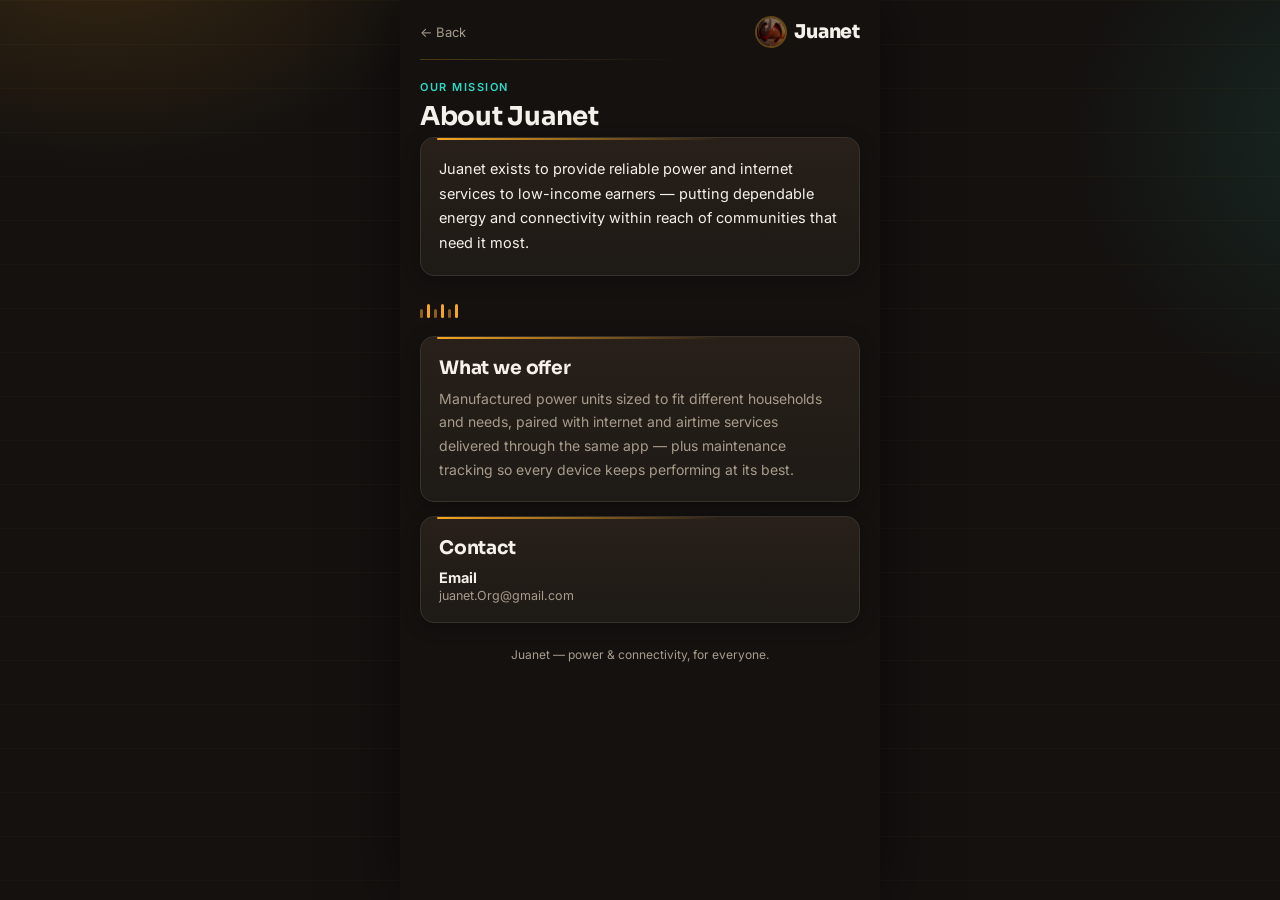
<file: about.html>
<!DOCTYPE html>
<html lang="en">
<head>
<meta charset="UTF-8">
<meta name="viewport" content="width=device-width, initial-scale=1.0">
<title>Juanet — About Us</title>
<link rel="stylesheet" href="css/style.css">
</head>
<body>
<div class="app">

  <div class="topbar">
    <a href="home.html" style="color:var(--text-muted);font-size:13px;">&larr; Back</a>
    <div class="brand"><img src="assets/juanet-icon.png" alt="" class="brand-logo">Juanet</div>
  </div>

  <div class="app-main">
    <span class="eyebrow">Our mission</span>
    <h1 class="page-title">About Juanet</h1>

    <div class="card">
      <p style="font-size:14.5px;line-height:1.7;color:var(--text);margin:0;">
        Juanet exists to provide reliable power and internet services to low-income earners —
        putting dependable energy and connectivity within reach of communities that need it most.
      </p>
    </div>

    <div class="divider-bars"><span></span><span></span><span></span><span></span><span></span><span></span></div>

    <div class="card">
      <h3 style="margin:0 0 8px;">What we offer</h3>
      <p style="font-size:14px;color:var(--text-muted);line-height:1.7;margin:0;">
        Manufactured power units sized to fit different households and needs, paired with
        internet and airtime services delivered through the same app — plus maintenance
        tracking so every device keeps performing at its best.
      </p>
    </div>

    <div class="card">
      <h3 style="margin:0 0 10px;">Contact</h3>
      <div class="list-item" style="border:none;padding:0;">
        <div>
          <div class="list-title">Email</div>
          <div class="list-sub">juanet.Org@gmail.com</div>
        </div>
      </div>
    </div>

    <p style="text-align:center;color:var(--text-muted);font-size:12px;margin-top:24px;">Juanet — power &amp; connectivity, for everyone.</p>
  </div>

</div>
</body>
</html>
</file>
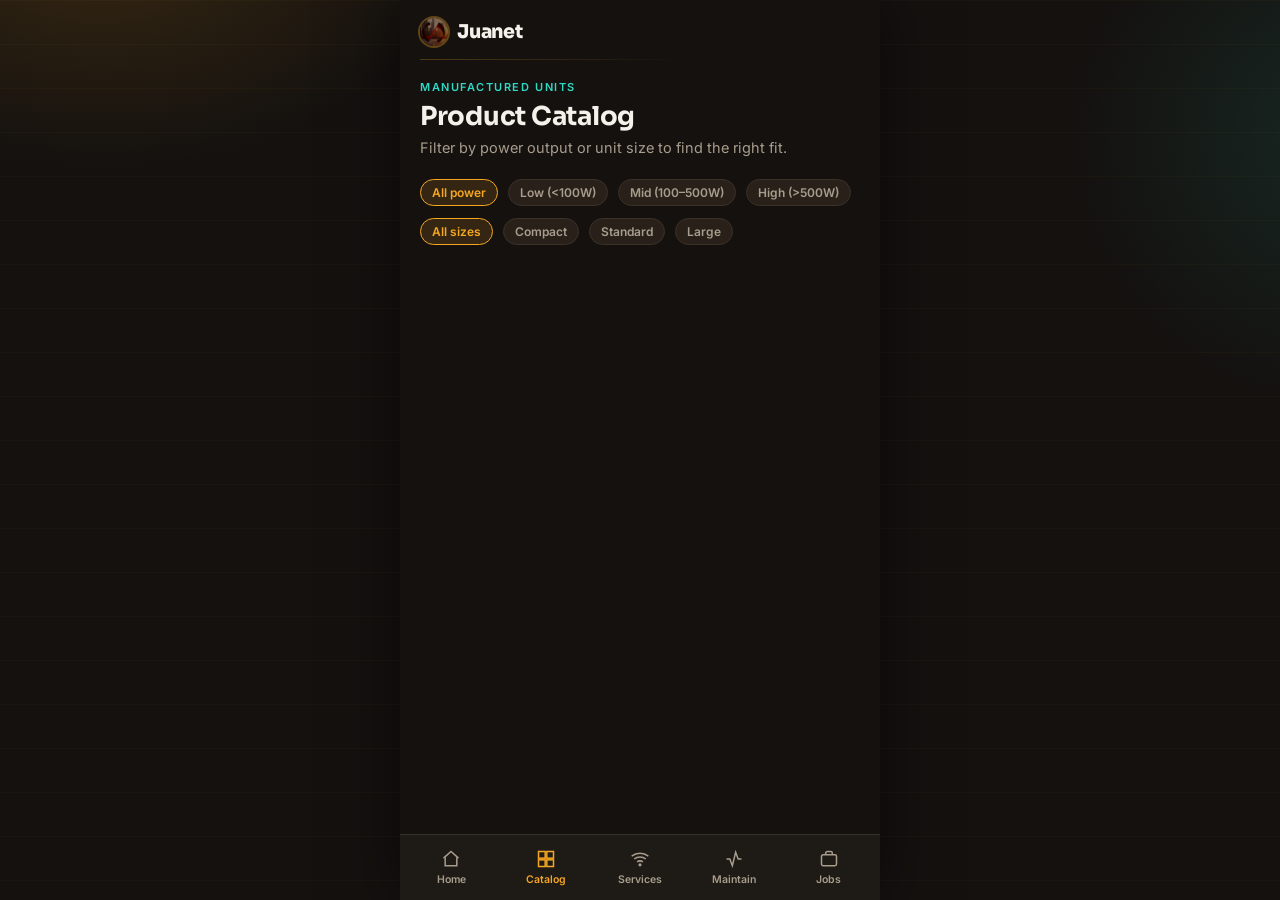
<file: catalog.html>
<!DOCTYPE html>
<html lang="en">
<head>
<meta charset="UTF-8">
<meta name="viewport" content="width=device-width, initial-scale=1.0">
<title>Juanet — Product Catalog</title>
<link rel="stylesheet" href="css/style.css">
</head>
<body>
<div class="app">

  <div class="topbar">
    <div class="brand"><img src="assets/juanet-icon.png" alt="" class="brand-logo">Juanet</div>
  </div>

  <div class="app-main">
    <span class="eyebrow">Manufactured units</span>
    <h1 class="page-title">Product Catalog</h1>
    <p class="page-sub">Filter by power output or unit size to find the right fit.</p>

    <div id="powerFilters" style="margin-bottom:6px;">
      <span class="chip active" data-power="all">All power</span>
      <span class="chip" data-power="low">Low (&lt;100W)</span>
      <span class="chip" data-power="mid">Mid (100–500W)</span>
      <span class="chip" data-power="high">High (&gt;500W)</span>
    </div>
    <div id="sizeFilters" style="margin-bottom:16px;">
      <span class="chip active" data-size="all">All sizes</span>
      <span class="chip" data-size="compact">Compact</span>
      <span class="chip" data-size="standard">Standard</span>
      <span class="chip" data-size="large">Large</span>
    </div>

    <div id="msg" class="msg"></div>
    <div id="list"></div>
  </div>

  <nav class="tabbar">
    <a href="home.html"><svg viewBox="0 0 24 24"><path d="M3 11l9-8 9 8"/><path d="M5 10v10h14V10"/></svg>Home</a>
    <a href="catalog.html" class="active"><svg viewBox="0 0 24 24"><rect x="3" y="3" width="8" height="8"/><rect x="13" y="3" width="8" height="8"/><rect x="3" y="13" width="8" height="8"/><rect x="13" y="13" width="8" height="8"/></svg>Catalog</a>
    <a href="services.html"><svg viewBox="0 0 24 24"><path d="M2 8.5a16 16 0 0 1 20 0"/><path d="M5 12a11 11 0 0 1 14 0"/><path d="M8.5 15.5a6 6 0 0 1 7 0"/><circle cx="12" cy="19" r="1"/></svg>Services</a>
    <a href="maintenance.html"><svg viewBox="0 0 24 24"><path d="M3 12h4l3 8 4-16 3 8h4"/></svg>Maintain</a>
    <a href="jobs.html"><svg viewBox="0 0 24 24"><rect x="3" y="7" width="18" height="13" rx="2"/><path d="M8 7V5a2 2 0 0 1 2-2h4a2 2 0 0 1 2 2v2"/></svg>Jobs</a>
  </nav>

</div>

<script src="https://api.backendless.com/sdk/js/latest/backendless.min.js"></script>
<script src="js/juanet.js"></script>
<script>
juanetRequireAuth();

let activePower = 'all', activeSize = 'all', allProducts = [];
const list = document.getElementById('list');
const msg = document.getElementById('msg');

document.querySelectorAll('#powerFilters .chip').forEach(c => c.addEventListener('click', () => {
  document.querySelectorAll('#powerFilters .chip').forEach(x => x.classList.remove('active'));
  c.classList.add('active'); activePower = c.dataset.power; render();
}));
document.querySelectorAll('#sizeFilters .chip').forEach(c => c.addEventListener('click', () => {
  document.querySelectorAll('#sizeFilters .chip').forEach(x => x.classList.remove('active'));
  c.classList.add('active'); activeSize = c.dataset.size; render();
}));

function powerBand(w){
  if(w == null) return 'mid';
  if(w < 100) return 'low';
  if(w <= 500) return 'mid';
  return 'high';
}

function render(){
  const filtered = allProducts.filter(p => {
    const okPower = activePower === 'all' || powerBand(p.powerOutput) === activePower;
    const okSize = activeSize === 'all' || (p.size || '').toLowerCase() === activeSize;
    return okPower && okSize;
  });
  if(!filtered.length){
    list.innerHTML = '<p style="color:var(--text-muted);font-size:14px;">No units match those filters yet.</p>';
    return;
  }
  list.innerHTML = filtered.map(p => `
    <div class="unit-card">
      <div class="unit-icon"><svg viewBox="0 0 24 24"><path d="M13 2 3 14h7l-1 8 10-12h-7l1-8z"/></svg></div>
      <div>
        <div class="unit-name">${p.name || 'Unnamed unit'}</div>
        <div class="unit-meta">${p.powerOutput ?? '—'}W · ${p.size ?? '—'} · ${p.category ?? ''}</div>
      </div>
    </div>
  `).join('');
}

Backendless.Data.of(TABLES.PRODUCTS).find()
  .then(rows => { allProducts = rows || []; render(); })
  .catch(err => showMsg(msg, 'Could not load the catalog: ' + (err.message || 'unknown error'), 'error'));
</script>
</body>
</html>
</file>
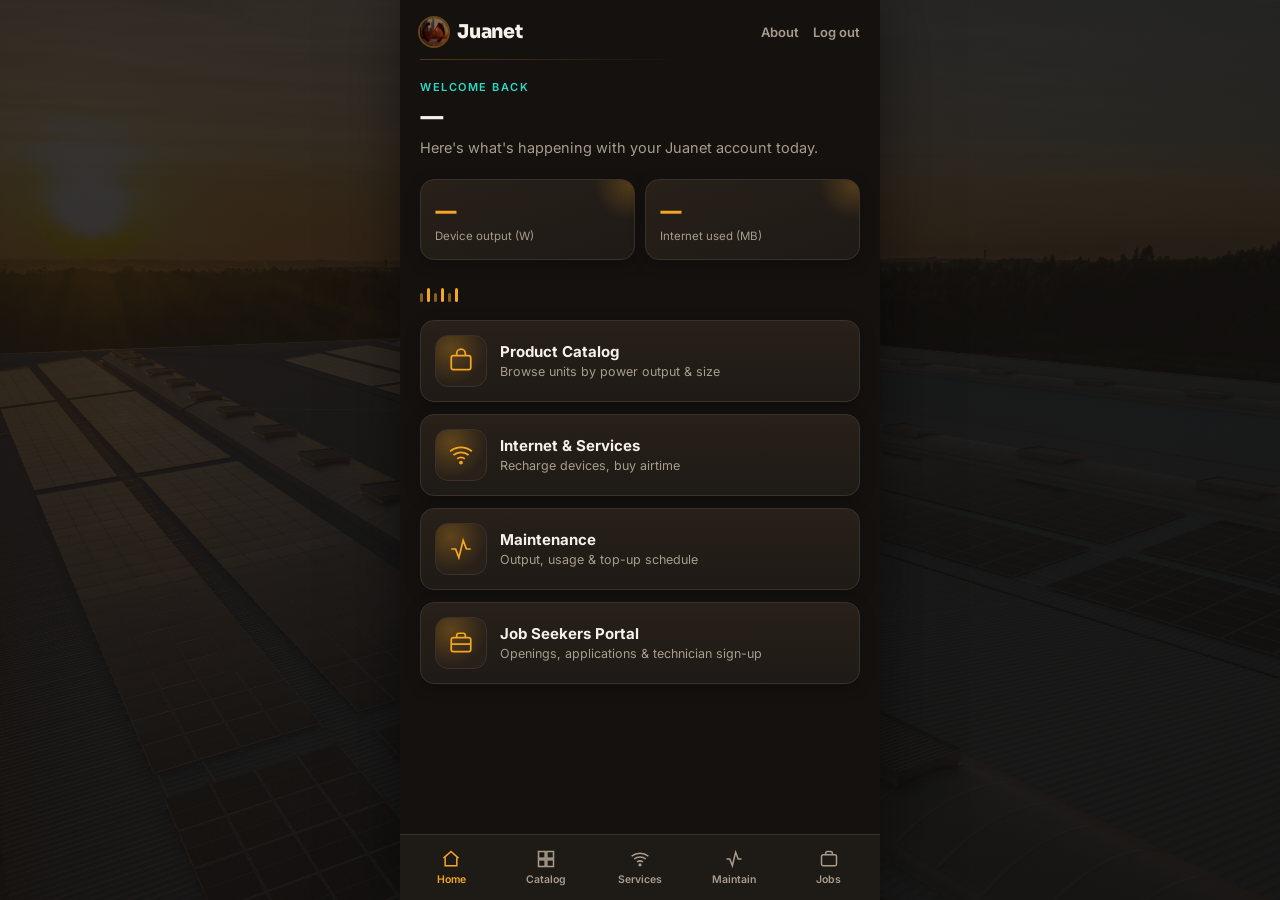
<file: home.html>
<!DOCTYPE html>
<html lang="en">
<head>
<meta charset="UTF-8">
<meta name="viewport" content="width=device-width, initial-scale=1.0">
<title>Juanet — Home</title>
<link rel="stylesheet" href="css/style.css">
<link rel="stylesheet" href="css/juanet-app-background.css">
</head>
<body>
<div class="app">

  <div class="topbar">
    <div class="brand">
      <img src="assets/juanet-icon.png" alt="" class="brand-logo">
      Juanet
    </div>
    <div style="display:flex;gap:14px;">
      <a href="about.html" aria-label="About Juanet" style="color:var(--text-muted);font-size:13px;font-weight:600;">About</a>
      <a href="#" id="logoutLink" style="color:var(--text-muted);font-size:13px;font-weight:600;">Log out</a>
    </div>
  </div>

  <div class="app-main">
    <span class="eyebrow" id="greetTime">Welcome back</span>
    <h1 class="page-title" id="greetName">—</h1>
    <p class="page-sub">Here's what's happening with your Juanet account today.</p>

    <div class="stat-row">
      <div class="stat"><div class="num" id="statOutput">—</div><div class="lbl">Device output (W)</div></div>
      <div class="stat"><div class="num" id="statUsage">—</div><div class="lbl">Internet used (MB)</div></div>
    </div>

    <div class="divider-bars"><span></span><span></span><span></span><span></span><span></span><span></span></div>

    <a href="catalog.html" class="unit-card">
      <div class="unit-icon"><svg viewBox="0 0 24 24"><rect x="3" y="7" width="18" height="13" rx="2"/><path d="M8 7V5a4 4 0 0 1 8 0v2"/></svg></div>
      <div><div class="unit-name">Product Catalog</div><div class="unit-meta">Browse units by power output &amp; size</div></div>
    </a>
    <a href="services.html" class="unit-card">
      <div class="unit-icon"><svg viewBox="0 0 24 24"><path d="M2 8.5a16 16 0 0 1 20 0"/><path d="M5 12a11 11 0 0 1 14 0"/><path d="M8.5 15.5a6 6 0 0 1 7 0"/><circle cx="12" cy="19" r="1"/></svg></div>
      <div><div class="unit-name">Internet &amp; Services</div><div class="unit-meta">Recharge devices, buy airtime</div></div>
    </a>
    <a href="maintenance.html" class="unit-card">
      <div class="unit-icon"><svg viewBox="0 0 24 24"><path d="M3 12h4l3 8 4-16 3 8h4"/></svg></div>
      <div><div class="unit-name">Maintenance</div><div class="unit-meta">Output, usage &amp; top-up schedule</div></div>
    </a>
    <a href="jobs.html" class="unit-card">
      <div class="unit-icon"><svg viewBox="0 0 24 24"><rect x="3" y="7" width="18" height="13" rx="2"/><path d="M8 7V5a2 2 0 0 1 2-2h4a2 2 0 0 1 2 2v2"/><path d="M3 13h18"/></svg></div>
      <div><div class="unit-name">Job Seekers Portal</div><div class="unit-meta">Openings, applications &amp; technician sign-up</div></div>
    </a>

  </div>

  <nav class="tabbar">
    <a href="home.html" class="active"><svg viewBox="0 0 24 24"><path d="M3 11l9-8 9 8"/><path d="M5 10v10h14V10"/></svg>Home</a>
    <a href="catalog.html"><svg viewBox="0 0 24 24"><rect x="3" y="3" width="8" height="8"/><rect x="13" y="3" width="8" height="8"/><rect x="3" y="13" width="8" height="8"/><rect x="13" y="13" width="8" height="8"/></svg>Catalog</a>
    <a href="services.html"><svg viewBox="0 0 24 24"><path d="M2 8.5a16 16 0 0 1 20 0"/><path d="M5 12a11 11 0 0 1 14 0"/><path d="M8.5 15.5a6 6 0 0 1 7 0"/><circle cx="12" cy="19" r="1"/></svg>Services</a>
    <a href="maintenance.html"><svg viewBox="0 0 24 24"><path d="M3 12h4l3 8 4-16 3 8h4"/></svg>Maintain</a>
    <a href="jobs.html"><svg viewBox="0 0 24 24"><rect x="3" y="7" width="18" height="13" rx="2"/><path d="M8 7V5a2 2 0 0 1 2-2h4a2 2 0 0 1 2 2v2"/></svg>Jobs</a>
  </nav>

</div>

<script src="https://api.backendless.com/sdk/js/latest/backendless.min.js"></script>
<script src="js/juanet.js"></script>
<script>
juanetRequireAuth();
const cached = Backendless.LocalCache.get('current-user');
if(cached){
  document.getElementById('greetName').textContent = cached.name ? cached.name.split(' ')[0] : 'there';
}
document.getElementById('logoutLink').addEventListener('click', function(e){ e.preventDefault(); juanetLogout(); });

const hr = new Date().getHours();
document.getElementById('greetTime').textContent = hr < 12 ? 'Good morning' : hr < 18 ? 'Good afternoon' : 'Good evening';

// Pull the user's device summary for the two stat tiles, if a Devices row exists for them
if(cached){
  const q = Backendless.DataQueryBuilder.create().setWhereClause("ownerId = '"+cached.objectId+"'").setPageSize(1);
  Backendless.Data.of(TABLES.DEVICES).find(q)
    .then(rows => {
      if(rows && rows.length){
        document.getElementById('statOutput').textContent = rows[0].outputWatts ?? '—';
        document.getElementById('statUsage').textContent = rows[0].internetUsageMB ?? '—';
      } else {
        document.getElementById('statOutput').textContent = '0';
        document.getElementById('statUsage').textContent = '0';
      }
    })
    .catch(() => {
      document.getElementById('statOutput').textContent = '—';
      document.getElementById('statUsage').textContent = '—';
    });
}
</script>
</body>
</html>
</file>
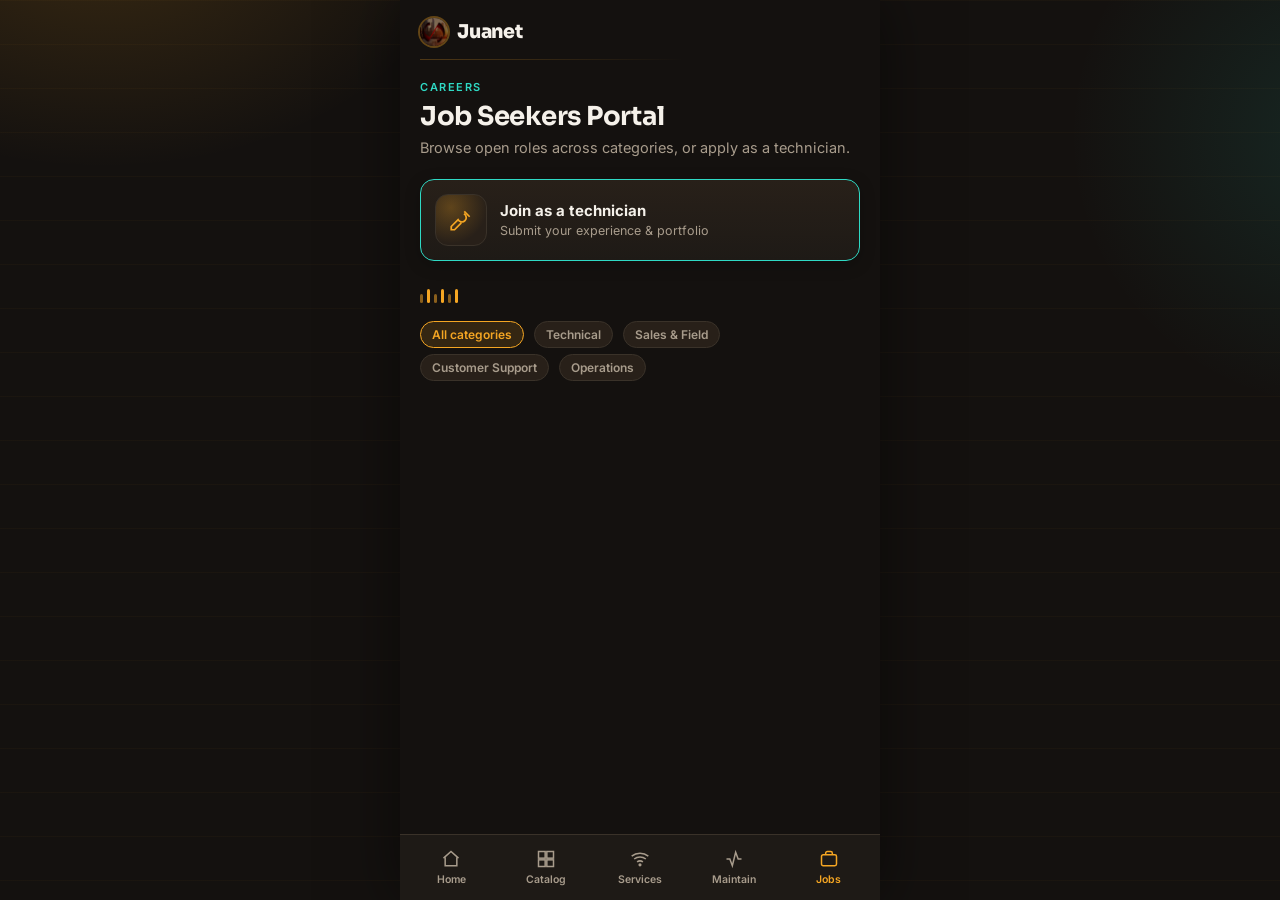
<file: jobs.html>
<!DOCTYPE html>
<html lang="en">
<head>
<meta charset="UTF-8">
<meta name="viewport" content="width=device-width, initial-scale=1.0">
<title>Juanet — Job Seekers Portal</title>
<link rel="stylesheet" href="css/style.css">
</head>
<body>
<div class="app">

  <div class="topbar">
    <div class="brand"><img src="assets/juanet-icon.png" alt="" class="brand-logo">Juanet</div>
  </div>

  <div class="app-main">
    <span class="eyebrow">Careers</span>
    <h1 class="page-title">Job Seekers Portal</h1>
    <p class="page-sub">Browse open roles across categories, or apply as a technician.</p>

    <a href="technician.html" class="unit-card" style="border-color:var(--signal);">
      <div class="unit-icon"><svg viewBox="0 0 24 24"><path d="M14.7 6.3a4 4 0 1 1-5.4 5.4L3 18v3h3l6.3-6.3"/><path d="M15 4l5 5"/></svg></div>
      <div><div class="unit-name">Join as a technician</div><div class="unit-meta">Submit your experience &amp; portfolio</div></div>
    </a>

    <div class="divider-bars"><span></span><span></span><span></span><span></span><span></span><span></span></div>

    <div id="catFilters" style="margin-bottom:16px;">
      <span class="chip active" data-cat="all">All categories</span>
      <span class="chip" data-cat="technical">Technical</span>
      <span class="chip" data-cat="sales">Sales &amp; Field</span>
      <span class="chip" data-cat="support">Customer Support</span>
      <span class="chip" data-cat="operations">Operations</span>
    </div>

    <div id="msg" class="msg"></div>
    <div id="jobList"></div>
  </div>

  <nav class="tabbar">
    <a href="home.html"><svg viewBox="0 0 24 24"><path d="M3 11l9-8 9 8"/><path d="M5 10v10h14V10"/></svg>Home</a>
    <a href="catalog.html"><svg viewBox="0 0 24 24"><rect x="3" y="3" width="8" height="8"/><rect x="13" y="3" width="8" height="8"/><rect x="3" y="13" width="8" height="8"/><rect x="13" y="13" width="8" height="8"/></svg>Catalog</a>
    <a href="services.html"><svg viewBox="0 0 24 24"><path d="M2 8.5a16 16 0 0 1 20 0"/><path d="M5 12a11 11 0 0 1 14 0"/><path d="M8.5 15.5a6 6 0 0 1 7 0"/><circle cx="12" cy="19" r="1"/></svg>Services</a>
    <a href="maintenance.html"><svg viewBox="0 0 24 24"><path d="M3 12h4l3 8 4-16 3 8h4"/></svg>Maintain</a>
    <a href="jobs.html" class="active"><svg viewBox="0 0 24 24"><rect x="3" y="7" width="18" height="13" rx="2"/><path d="M8 7V5a2 2 0 0 1 2-2h4a2 2 0 0 1 2 2v2"/></svg>Jobs</a>
  </nav>

</div>

<!-- Apply modal (simple inline panel) -->
<div id="applyPanel" style="display:none;position:fixed;inset:0;background:rgba(0,0,0,0.6);z-index:30;">
  <div style="max-width:480px;margin:auto;background:var(--surface);border-radius:16px 16px 0 0;position:absolute;bottom:0;left:0;right:0;padding:20px;">
    <h3 id="applyTitle" style="margin:0 0 14px;">Apply</h3>
    <form id="applyForm">
      <div class="field"><label>Full name</label><input type="text" id="appName" required></div>
      <div class="field"><label>Email</label><input type="email" id="appEmail" required></div>
      <div class="field"><label>Phone</label><input type="tel" id="appPhone" required></div>
      <div class="field"><label>Cover note</label><textarea id="appNote" rows="3"></textarea></div>
      <button type="submit" class="btn btn-power">Submit application</button>
      <button type="button" class="btn btn-outline" id="closePanel" style="margin-top:10px;">Cancel</button>
    </form>
  </div>
</div>

<script src="https://api.backendless.com/sdk/js/latest/backendless.min.js"></script>
<script src="js/juanet.js"></script>
<script>
juanetRequireAuth();
const cached = Backendless.LocalCache.get('current-user');
let activeCat = 'all', allJobs = [], selectedJob = null;
const jobList = document.getElementById('jobList');
const msg = document.getElementById('msg');

document.querySelectorAll('#catFilters .chip').forEach(c => c.addEventListener('click', () => {
  document.querySelectorAll('#catFilters .chip').forEach(x => x.classList.remove('active'));
  c.classList.add('active'); activeCat = c.dataset.cat; render();
}));

function render(){
  const filtered = activeCat === 'all' ? allJobs : allJobs.filter(j => (j.category||'').toLowerCase() === activeCat);
  if(!filtered.length){
    jobList.innerHTML = '<p style="color:var(--text-muted);font-size:14px;">No openings in this category right now.</p>';
    return;
  }
  jobList.innerHTML = filtered.map(j => `
    <div class="card">
      <div class="list-title">${j.title || 'Untitled role'}</div>
      <div class="list-sub" style="margin-bottom:10px;">${j.category ?? ''} · ${j.location ?? ''}</div>
      <p style="font-size:13.5px;color:var(--text-muted);margin:0 0 12px;">${j.description ?? ''}</p>
      <button class="btn btn-outline apply-btn" data-id="${j.objectId}" data-title="${(j.title||'').replace(/"/g,'&quot;')}">Apply</button>
    </div>
  `).join('');
  document.querySelectorAll('.apply-btn').forEach(b => b.addEventListener('click', () => openApply(b.dataset.id, b.dataset.title)));
}

function openApply(id, title){
  selectedJob = id;
  document.getElementById('applyTitle').textContent = 'Apply — ' + title;
  document.getElementById('appName').value = cached?.name || '';
  document.getElementById('appEmail').value = cached?.email || '';
  document.getElementById('applyPanel').style.display = 'block';
}
document.getElementById('closePanel').addEventListener('click', () => document.getElementById('applyPanel').style.display = 'none');

document.getElementById('applyForm').addEventListener('submit', function(e){
  e.preventDefault();
  const record = {
    jobObjectId: selectedJob,
    applicantName: document.getElementById('appName').value.trim(),
    applicantEmail: document.getElementById('appEmail').value.trim(),
    phone: document.getElementById('appPhone').value.trim(),
    coverNote: document.getElementById('appNote').value.trim()
  };
  Backendless.Data.of(TABLES.JOB_APPLICATIONS).save(record)
    .then(() => {
      document.getElementById('applyPanel').style.display = 'none';
      showMsg(msg, 'Application submitted. We\'ll be in touch.', 'ok');
    })
    .catch(err => showMsg(msg, err.message || 'Could not submit application.', 'error'));
});

Backendless.Data.of(TABLES.JOBS).find()
  .then(rows => { allJobs = rows || []; render(); })
  .catch(err => showMsg(msg, 'Could not load job listings: ' + (err.message || 'unknown error'), 'error'));
</script>
</body>
</html>
</file>
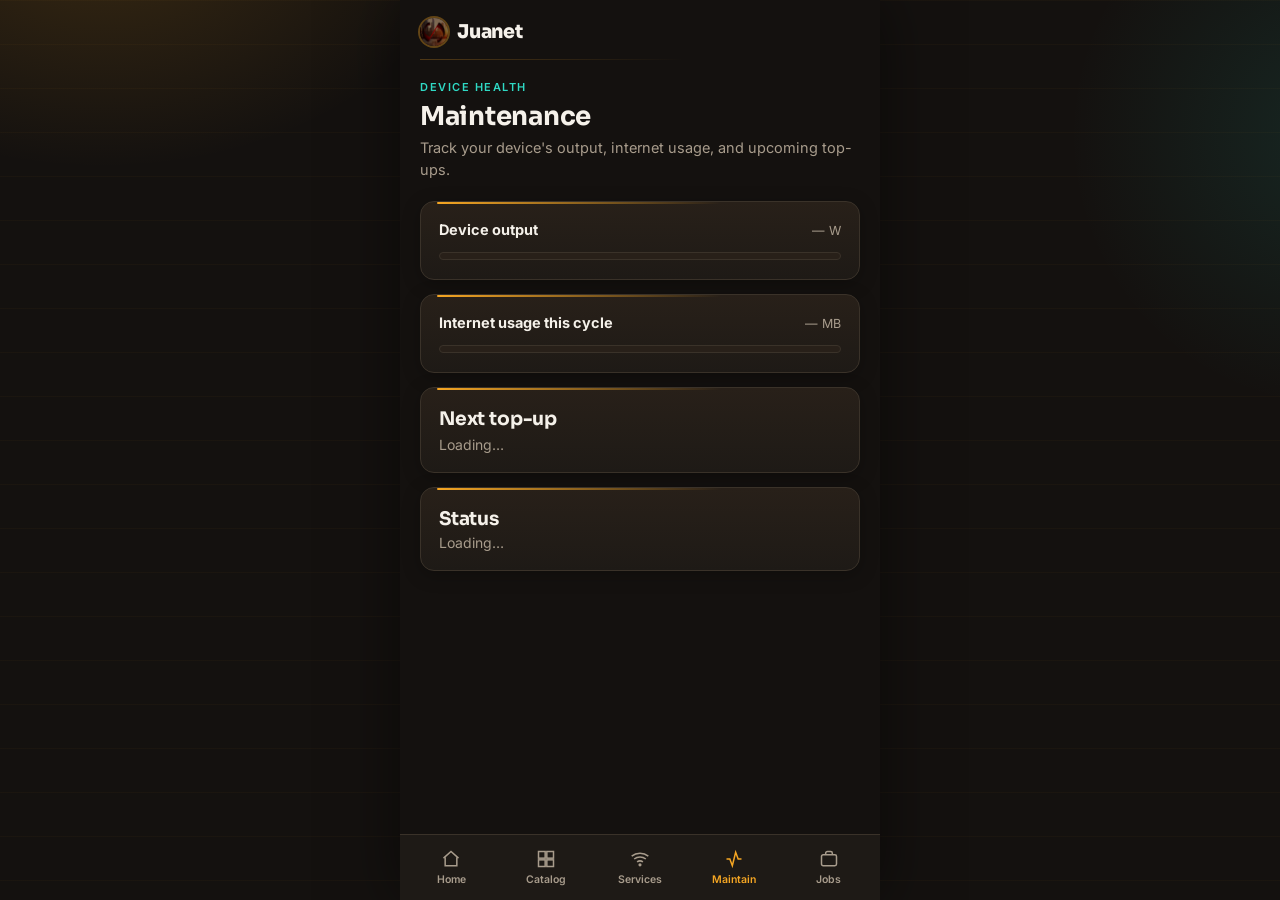
<file: maintenance.html>
<!DOCTYPE html>
<html lang="en">
<head>
<meta charset="UTF-8">
<meta name="viewport" content="width=device-width, initial-scale=1.0">
<title>Juanet — Maintenance</title>
<link rel="stylesheet" href="css/style.css">
</head>
<body>
<div class="app">

  <div class="topbar">
    <div class="brand"><img src="assets/juanet-icon.png" alt="" class="brand-logo">Juanet</div>
  </div>

  <div class="app-main">
    <span class="eyebrow">Device health</span>
    <h1 class="page-title">Maintenance</h1>
    <p class="page-sub">Track your device's output, internet usage, and upcoming top-ups.</p>

    <div id="msg" class="msg"></div>

    <div class="card">
      <div class="list-item" style="border:none;padding-top:0;">
        <div class="list-title">Device output</div>
        <div class="list-sub" id="outWatts">— W</div>
      </div>
      <div class="meter"><span id="outMeter" style="width:0%"></span></div>
    </div>

    <div class="card">
      <div class="list-item" style="border:none;padding-top:0;">
        <div class="list-title">Internet usage this cycle</div>
        <div class="list-sub" id="usageMB">— MB</div>
      </div>
      <div class="meter"><span id="usageMeter" style="width:0%"></span></div>
    </div>

    <div class="card">
      <h3 style="margin:0 0 6px;">Next top-up</h3>
      <p style="color:var(--text-muted);font-size:14px;margin:0;" id="nextTopup">Loading…</p>
    </div>

    <div class="card">
      <h3 style="margin:0 0 4px;">Status</h3>
      <p style="color:var(--text-muted);font-size:14px;margin:0;" id="deviceStatus">Loading…</p>
    </div>
  </div>

  <nav class="tabbar">
    <a href="home.html"><svg viewBox="0 0 24 24"><path d="M3 11l9-8 9 8"/><path d="M5 10v10h14V10"/></svg>Home</a>
    <a href="catalog.html"><svg viewBox="0 0 24 24"><rect x="3" y="3" width="8" height="8"/><rect x="13" y="3" width="8" height="8"/><rect x="3" y="13" width="8" height="8"/><rect x="13" y="13" width="8" height="8"/></svg>Catalog</a>
    <a href="services.html"><svg viewBox="0 0 24 24"><path d="M2 8.5a16 16 0 0 1 20 0"/><path d="M5 12a11 11 0 0 1 14 0"/><path d="M8.5 15.5a6 6 0 0 1 7 0"/><circle cx="12" cy="19" r="1"/></svg>Services</a>
    <a href="maintenance.html" class="active"><svg viewBox="0 0 24 24"><path d="M3 12h4l3 8 4-16 3 8h4"/></svg>Maintain</a>
    <a href="jobs.html"><svg viewBox="0 0 24 24"><rect x="3" y="7" width="18" height="13" rx="2"/><path d="M8 7V5a2 2 0 0 1 2-2h4a2 2 0 0 1 2 2v2"/></svg>Jobs</a>
  </nav>

</div>

<script src="https://api.backendless.com/sdk/js/latest/backendless.min.js"></script>
<script src="js/juanet.js"></script>
<script>
juanetRequireAuth();
const cached = Backendless.LocalCache.get('current-user');
const msg = document.getElementById('msg');

const q = Backendless.DataQueryBuilder.create().setWhereClause("ownerId = '"+cached.objectId+"'").setPageSize(1);
Backendless.Data.of(TABLES.DEVICES).find(q)
  .then(rows => {
    if(!rows || !rows.length){
      document.getElementById('outWatts').textContent = 'No device linked yet';
      document.getElementById('usageMB').textContent = '—';
      document.getElementById('nextTopup').textContent = 'Recharge a package to get started.';
      document.getElementById('deviceStatus').textContent = 'No active device found on your account.';
      return;
    }
    const d = rows[0];
    const maxWatts = d.ratedWatts || 500;
    const pctOut = Math.min(100, Math.round(((d.outputWatts||0)/maxWatts)*100));
    document.getElementById('outWatts').textContent = (d.outputWatts ?? 0) + ' W of ' + maxWatts + ' W rated';
    document.getElementById('outMeter').style.width = pctOut + '%';

    const cap = d.dataCapMB || 20000;
    const pctUse = Math.min(100, Math.round(((d.internetUsageMB||0)/cap)*100));
    document.getElementById('usageMB').textContent = (d.internetUsageMB ?? 0) + ' MB of ' + cap + ' MB';
    document.getElementById('usageMeter').style.width = pctUse + '%';

    document.getElementById('nextTopup').textContent = d.nextTopUpDate
      ? 'Scheduled for ' + new Date(d.nextTopUpDate).toLocaleDateString()
      : 'No top-up scheduled yet.';
    document.getElementById('deviceStatus').textContent = d.status || 'Operating normally.';
  })
  .catch(err => showMsg(msg, 'Could not load device data: ' + (err.message || 'unknown error'), 'error'));
</script>
</body>
</html>
</file>
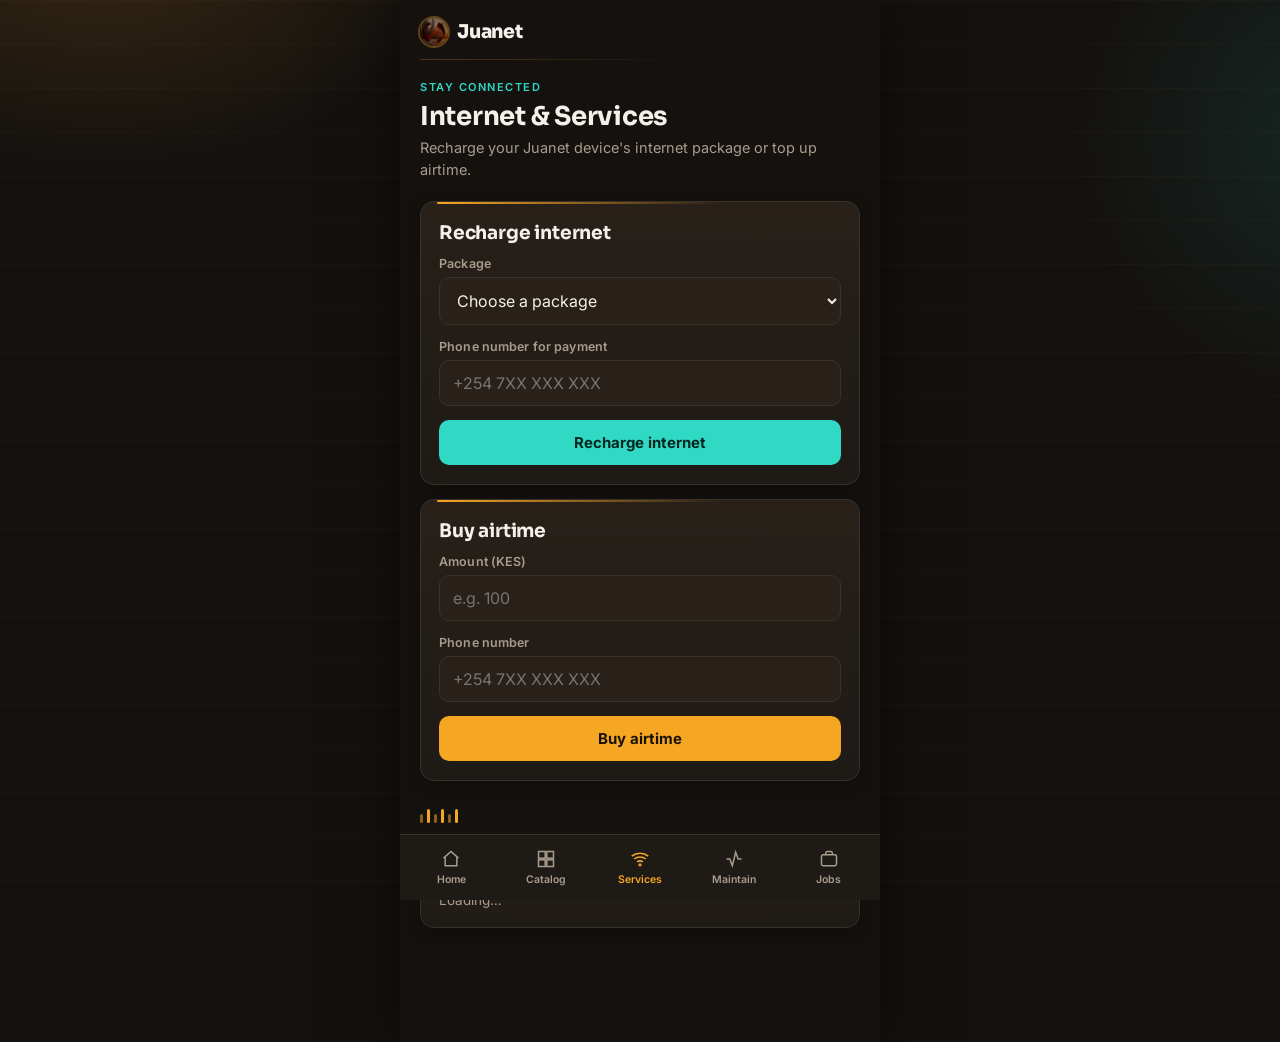
<file: services.html>
<!DOCTYPE html>
<html lang="en">
<head>
<meta charset="UTF-8">
<meta name="viewport" content="width=device-width, initial-scale=1.0">
<title>Juanet — Internet &amp; Services</title>
<link rel="stylesheet" href="css/style.css">
</head>
<body>
<div class="app">

  <div class="topbar">
    <div class="brand"><img src="assets/juanet-icon.png" alt="" class="brand-logo">Juanet</div>
  </div>

  <div class="app-main">
    <span class="eyebrow">Stay connected</span>
    <h1 class="page-title">Internet &amp; Services</h1>
    <p class="page-sub">Recharge your Juanet device's internet package or top up airtime.</p>

    <div id="msg" class="msg"></div>

    <div class="card">
      <h3 style="margin:0 0 12px;">Recharge internet</h3>
      <form id="internetForm">
        <div class="field">
          <label for="devicePkg">Package</label>
          <select id="devicePkg" required>
            <option value="" disabled selected>Choose a package</option>
            <option value="1GB — Daily">1GB — Daily</option>
            <option value="5GB — Weekly">5GB — Weekly</option>
            <option value="20GB — Monthly">20GB — Monthly</option>
            <option value="Unlimited — Monthly">Unlimited — Monthly</option>
          </select>
        </div>
        <div class="field">
          <label for="devicePhone">Phone number for payment</label>
          <input type="tel" id="devicePhone" required placeholder="+254 7XX XXX XXX">
        </div>
        <button type="submit" class="btn btn-signal">Recharge internet</button>
      </form>
    </div>

    <div class="card">
      <h3 style="margin:0 0 12px;">Buy airtime</h3>
      <form id="airtimeForm">
        <div class="field">
          <label for="airtimeAmount">Amount (KES)</label>
          <input type="number" id="airtimeAmount" min="10" required placeholder="e.g. 100">
        </div>
        <div class="field">
          <label for="airtimePhone">Phone number</label>
          <input type="tel" id="airtimePhone" required placeholder="+254 7XX XXX XXX">
        </div>
        <button type="submit" class="btn btn-power">Buy airtime</button>
      </form>
    </div>

    <div class="divider-bars"><span></span><span></span><span></span><span></span><span></span><span></span></div>
    <h3 style="margin:0 0 8px;">Recent activity</h3>
    <div id="history" class="card"><p style="color:var(--text-muted);font-size:13.5px;margin:0;">Loading…</p></div>
  </div>

  <nav class="tabbar">
    <a href="home.html"><svg viewBox="0 0 24 24"><path d="M3 11l9-8 9 8"/><path d="M5 10v10h14V10"/></svg>Home</a>
    <a href="catalog.html"><svg viewBox="0 0 24 24"><rect x="3" y="3" width="8" height="8"/><rect x="13" y="3" width="8" height="8"/><rect x="3" y="13" width="8" height="8"/><rect x="13" y="13" width="8" height="8"/></svg>Catalog</a>
    <a href="services.html" class="active"><svg viewBox="0 0 24 24"><path d="M2 8.5a16 16 0 0 1 20 0"/><path d="M5 12a11 11 0 0 1 14 0"/><path d="M8.5 15.5a6 6 0 0 1 7 0"/><circle cx="12" cy="19" r="1"/></svg>Services</a>
    <a href="maintenance.html"><svg viewBox="0 0 24 24"><path d="M3 12h4l3 8 4-16 3 8h4"/></svg>Maintain</a>
    <a href="jobs.html"><svg viewBox="0 0 24 24"><rect x="3" y="7" width="18" height="13" rx="2"/><path d="M8 7V5a2 2 0 0 1 2-2h4a2 2 0 0 1 2 2v2"/></svg>Jobs</a>
  </nav>

</div>

<script src="https://api.backendless.com/sdk/js/latest/backendless.min.js"></script>
<script src="js/juanet.js"></script>
<script>
juanetRequireAuth();
const cached = Backendless.LocalCache.get('current-user');
const msg = document.getElementById('msg');
const history = document.getElementById('history');

function loadHistory(){
  const q = Backendless.DataQueryBuilder.create()
    .setWhereClause("ownerId = '"+cached.objectId+"'")
    .setSortBy(['created DESC']).setPageSize(6);
  Backendless.Data.of(TABLES.RECHARGES).find(q)
    .then(rows => {
      if(!rows || !rows.length){
        history.innerHTML = '<p style="color:var(--text-muted);font-size:13.5px;margin:0;">No recharges yet.</p>';
        return;
      }
      history.innerHTML = rows.map(r => `
        <div class="list-item">
          <div><div class="list-title">${r.type} — ${r.packageName || r.amount}</div>
          <div class="list-sub">${r.status || 'pending'}</div></div>
        </div>`).join('');
    })
    .catch(() => { history.innerHTML = '<p style="color:var(--text-muted);font-size:13.5px;margin:0;">Could not load activity.</p>'; });
}
loadHistory();

document.getElementById('internetForm').addEventListener('submit', function(e){
  e.preventDefault();
  hideMsg(msg);
  const record = {
    ownerId: cached.objectId,
    type: 'internet',
    packageName: document.getElementById('devicePkg').value,
    phone: document.getElementById('devicePhone').value.trim(),
    status: 'pending'
  };
  Backendless.Data.of(TABLES.RECHARGES).save(record)
    .then(() => { showMsg(msg, 'Internet recharge requested.', 'ok'); e.target.reset(); loadHistory(); })
    .catch(err => showMsg(msg, err.message || 'Could not process recharge.', 'error'));
});

document.getElementById('airtimeForm').addEventListener('submit', function(e){
  e.preventDefault();
  hideMsg(msg);
  const record = {
    ownerId: cached.objectId,
    type: 'airtime',
    amount: Number(document.getElementById('airtimeAmount').value),
    phone: document.getElementById('airtimePhone').value.trim(),
    status: 'pending'
  };
  Backendless.Data.of(TABLES.RECHARGES).save(record)
    .then(() => { showMsg(msg, 'Airtime purchase requested.', 'ok'); e.target.reset(); loadHistory(); })
    .catch(err => showMsg(msg, err.message || 'Could not process purchase.', 'error'));
});
</script>
</body>
</html>
</file>
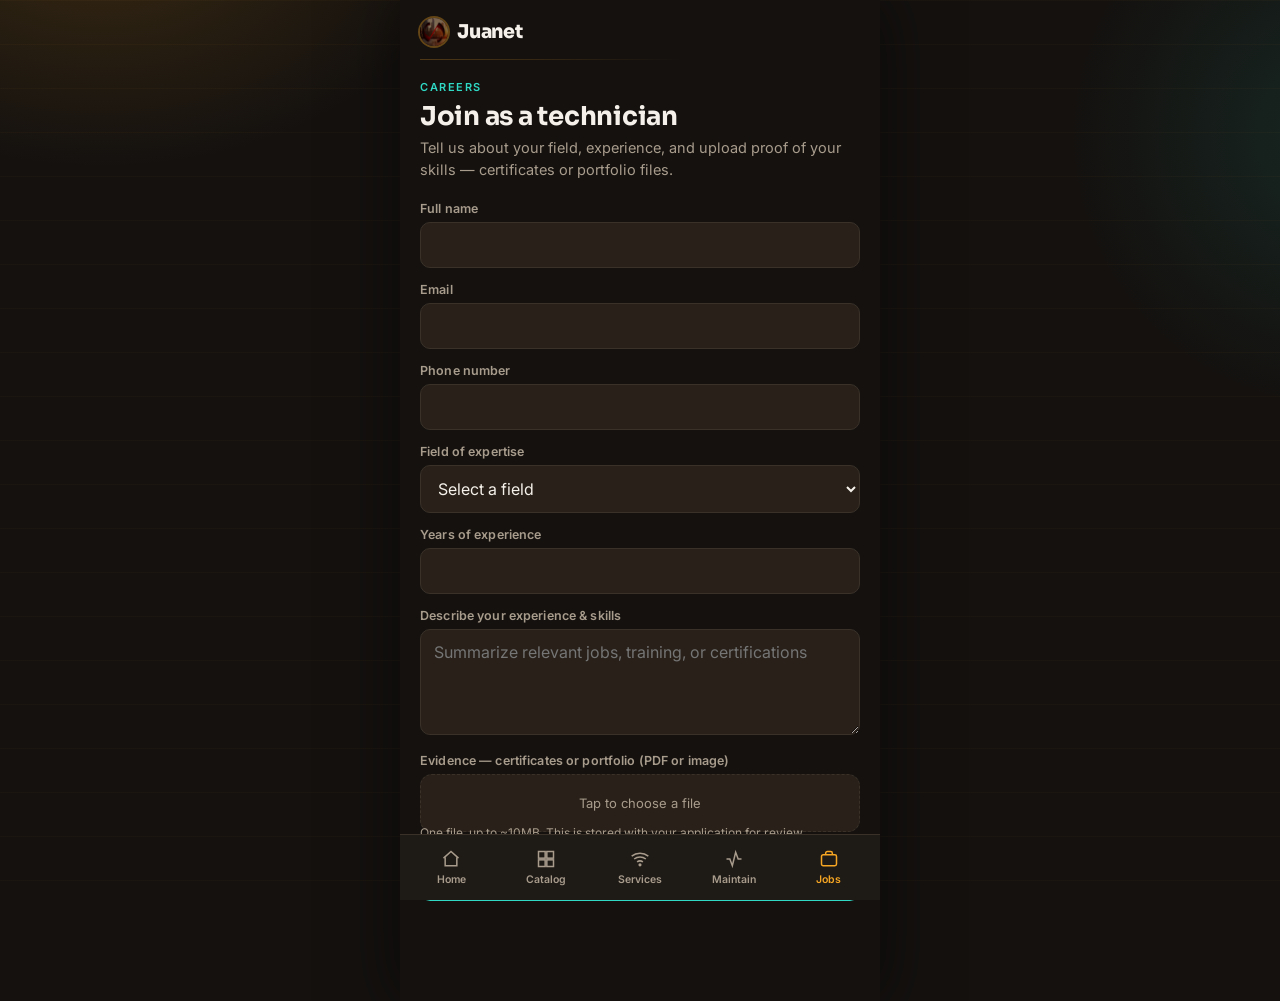
<file: technician.html>
<!DOCTYPE html>
<html lang="en">
<head>
<meta charset="UTF-8">
<meta name="viewport" content="width=device-width, initial-scale=1.0">
<title>Juanet — Join as a Technician</title>
<link rel="stylesheet" href="css/style.css">
</head>
<body>
<div class="app">

  <div class="topbar">
    <div class="brand"><img src="assets/juanet-icon.png" alt="" class="brand-logo">Juanet</div>
  </div>

  <div class="app-main">
    <span class="eyebrow">Careers</span>
    <h1 class="page-title">Join as a technician</h1>
    <p class="page-sub">Tell us about your field, experience, and upload proof of your skills — certificates or portfolio files.</p>

    <div id="msg" class="msg"></div>

    <form id="techForm">
      <div class="field"><label for="tName">Full name</label><input type="text" id="tName" required></div>
      <div class="field"><label for="tEmail">Email</label><input type="email" id="tEmail" required></div>
      <div class="field"><label for="tPhone">Phone number</label><input type="tel" id="tPhone" required></div>
      <div class="field">
        <label for="tField">Field of expertise</label>
        <select id="tField" required>
          <option value="" disabled selected>Select a field</option>
          <option>Solar & Power Systems</option>
          <option>Network & Internet Installation</option>
          <option>Electrical Wiring</option>
          <option>Device Repair & Servicing</option>
          <option>Other</option>
        </select>
      </div>
      <div class="field">
        <label for="tYears">Years of experience</label>
        <input type="number" id="tYears" min="0" required>
      </div>
      <div class="field">
        <label for="tNote">Describe your experience &amp; skills</label>
        <textarea id="tNote" rows="4" required placeholder="Summarize relevant jobs, training, or certifications"></textarea>
      </div>

      <div class="field">
        <label for="tFile">Evidence — certificates or portfolio (PDF or image)</label>
        <div class="file-drop" id="dropZone">Tap to choose a file</div>
        <input type="file" id="tFile" accept=".pdf,.jpg,.jpeg,.png" style="display:none;" required>
        <p class="hint">One file, up to ~10MB. This is stored with your application for review.</p>
      </div>

      <button type="submit" class="btn btn-signal" id="techBtn">Submit application</button>
    </form>
  </div>

  <nav class="tabbar">
    <a href="home.html"><svg viewBox="0 0 24 24"><path d="M3 11l9-8 9 8"/><path d="M5 10v10h14V10"/></svg>Home</a>
    <a href="catalog.html"><svg viewBox="0 0 24 24"><rect x="3" y="3" width="8" height="8"/><rect x="13" y="3" width="8" height="8"/><rect x="3" y="13" width="8" height="8"/><rect x="13" y="13" width="8" height="8"/></svg>Catalog</a>
    <a href="services.html"><svg viewBox="0 0 24 24"><path d="M2 8.5a16 16 0 0 1 20 0"/><path d="M5 12a11 11 0 0 1 14 0"/><path d="M8.5 15.5a6 6 0 0 1 7 0"/><circle cx="12" cy="19" r="1"/></svg>Services</a>
    <a href="maintenance.html"><svg viewBox="0 0 24 24"><path d="M3 12h4l3 8 4-16 3 8h4"/></svg>Maintain</a>
    <a href="jobs.html" class="active"><svg viewBox="0 0 24 24"><rect x="3" y="7" width="18" height="13" rx="2"/><path d="M8 7V5a2 2 0 0 1 2-2h4a2 2 0 0 1 2 2v2"/></svg>Jobs</a>
  </nav>

</div>

<script src="https://api.backendless.com/sdk/js/latest/backendless.min.js"></script>
<script src="js/juanet.js"></script>
<script>
juanetRequireAuth();
const cached = Backendless.LocalCache.get('current-user');
const msg = document.getElementById('msg');
const btn = document.getElementById('techBtn');
const dropZone = document.getElementById('dropZone');
const fileInput = document.getElementById('tFile');

if(cached){
  document.getElementById('tName').value = cached.name || '';
  document.getElementById('tEmail').value = cached.email || '';
  document.getElementById('tPhone').value = cached.phone || '';
}

dropZone.addEventListener('click', () => fileInput.click());
fileInput.addEventListener('change', () => {
  if(fileInput.files.length){
    dropZone.textContent = fileInput.files[0].name;
    dropZone.classList.add('has-file');
  }
});

document.getElementById('techForm').addEventListener('submit', function(e){
  e.preventDefault();
  hideMsg(msg);
  const file = fileInput.files[0];
  if(!file){ showMsg(msg, 'Please attach a certificate or portfolio file.', 'error'); return; }

  setBtnLoading(btn, true, 'Uploading…', 'Submit application');

  Backendless.Files.upload(file, 'technician_uploads/' + Date.now() + '_' + file.name)
    .then(fileInfo => {
      const record = {
        fullName: document.getElementById('tName').value.trim(),
        email: document.getElementById('tEmail').value.trim(),
        phone: document.getElementById('tPhone').value.trim(),
        fieldOfExpertise: document.getElementById('tField').value,
        experienceYears: Number(document.getElementById('tYears').value),
        experienceNote: document.getElementById('tNote').value.trim(),
        portfolioUrl: fileInfo.fileURL,
        status: 'submitted'
      };
      return Backendless.Data.of(TABLES.TECHNICIANS).save(record);
    })
    .then(() => {
      showMsg(msg, 'Application submitted — we\'ll review your details and get in touch.', 'ok');
      document.getElementById('techForm').reset();
      dropZone.textContent = 'Tap to choose a file';
      dropZone.classList.remove('has-file');
      setBtnLoading(btn, false, '', 'Submit application');
    })
    .catch(err => {
      showMsg(msg, err.message || 'Could not submit your application.', 'error');
      setBtnLoading(btn, false, '', 'Submit application');
    });
});
</script>
</body>
</html>
</file>
<file: css/style.css>
@import url('https://fonts.googleapis.com/css2?family=Sora:wght@500;600;700;800&family=Inter:wght@400;500;600;700&display=swap');

:root{
  --bg:#14110f;
  --surface:#1e1a16;
  --surface-raised:#282019;
  --border:#3a3229;
  --power:#f5a623;
  --power-dim:#8a5f1c;
  --signal:#2fd9c4;
  --signal-dim:#1c7a6e;
  --text:#f5f1ea;
  --text-muted:#a89c8c;
  --danger:#e2635f;
  --success:#4caf7d;
  --radius:14px;
  --max:480px;
}

*{box-sizing:border-box;}
html{-webkit-tap-highlight-color:transparent;}
body{
  margin:0;
  background:var(--bg);
  color:var(--text);
  font-family:'Inter',sans-serif;
  min-height:100vh;
  background-image:
    radial-gradient(600px 400px at 8% -8%, rgba(245,166,35,0.16), transparent 60%),
    radial-gradient(500px 500px at 105% 15%, rgba(47,217,196,0.11), transparent 55%),
    repeating-linear-gradient(180deg, rgba(245,166,35,0.03) 0px, rgba(245,166,35,0.03) 1px, transparent 1px, transparent 44px);
  background-attachment:fixed;
}
h1,h2,h3,.brand{font-family:'Sora',sans-serif;letter-spacing:-0.01em;}
a{color:inherit;text-decoration:none;}
button, input, select, textarea{font-family:'Inter',sans-serif;font-size:16px;}
::selection{background:var(--power);color:var(--bg);}

@media (prefers-reduced-motion: reduce){
  *{animation-duration:0.001ms !important; transition-duration:0.001ms !important;}
}

/* ---------- App shell ---------- */
.app{
  max-width:var(--max);
  margin:0 auto;
  min-height:100vh;
  background:var(--bg);
  display:flex;
  flex-direction:column;
  position:relative;
  box-shadow:0 0 60px rgba(0,0,0,0.5);
}
.app-main{
  flex:1;
  padding:20px 20px 100px;
}

/* ---------- Signature: charge bars ---------- */
.charge-bars{display:flex;align-items:flex-end;gap:3px;height:18px;}
.charge-bars span{
  width:4px;background:var(--border);border-radius:2px;
  display:block;
}
.charge-bars span:nth-child(1){height:35%;}
.charge-bars span:nth-child(2){height:60%;}
.charge-bars span:nth-child(3){height:80%;}
.charge-bars span:nth-child(4){height:100%;}
.charge-bars.active span{background:var(--power);}
.charge-bars.signal.active span{background:var(--signal);}

.divider-bars{
  display:flex; gap:4px; align-items:flex-end; height:14px; margin:28px 0 18px;
}
.divider-bars span{width:3px;border-radius:2px;background:var(--border);}
.divider-bars span:nth-child(odd){height:60%;background:var(--power-dim);}
.divider-bars span:nth-child(even){height:100%;background:var(--power);}

/* ---------- Header ---------- */
.topbar{
  max-width:var(--max);margin:0 auto;width:100%;
  display:flex;align-items:center;justify-content:space-between;
  padding:18px 20px 14px;
  position:relative;
}
.topbar::after{
  content:'';position:absolute;left:20px;right:20px;bottom:0;height:1px;
  background:linear-gradient(90deg, var(--power-dim), transparent 60%);
  opacity:0.5;
}
.brand{display:flex;align-items:center;gap:9px;font-weight:800;font-size:19px;color:var(--text);}
.brand .charge-bars span{background:var(--power);}
.eyebrow{
  font-size:11px;letter-spacing:0.14em;text-transform:uppercase;color:var(--signal);
  font-weight:600;margin-bottom:6px;display:block;
}
.page-title{font-size:26px;font-weight:700;margin:0 0 4px;}
.page-sub{color:var(--text-muted);font-size:14.5px;margin:0 0 20px;line-height:1.5;}

/* ---------- Cards / forms ---------- */
.card{
  background:linear-gradient(180deg, var(--surface-raised), var(--surface));
  border:1px solid var(--border);
  border-radius:var(--radius);
  padding:19px 18px;
  margin-bottom:14px;
  position:relative;
  box-shadow:0 4px 18px rgba(0,0,0,0.25);
}
.card::before{
  content:'';position:absolute;top:0;left:16px;right:16px;height:2px;
  background:linear-gradient(90deg, var(--power), transparent 70%);
  border-radius:2px;
}
.field{margin-bottom:14px;}
.field label{
  display:block;font-size:12.5px;color:var(--text-muted);
  margin-bottom:6px;font-weight:600;letter-spacing:0.01em;
}
.field input, .field select, .field textarea{
  width:100%;
  background:var(--surface-raised);
  border:1px solid var(--border);
  color:var(--text);
  padding:12px 13px;
  border-radius:10px;
  outline:none;
  transition:border-color .15s;
}
.field input:focus, .field select:focus, .field textarea:focus{
  border-color:var(--power);
}
.field input:focus-visible, .field select:focus-visible, .field textarea:focus-visible, button:focus-visible, a:focus-visible{
  outline:2px solid var(--signal); outline-offset:2px;
}

.btn{
  display:inline-flex;align-items:center;justify-content:center;gap:8px;
  width:100%;
  padding:13px 16px;
  border-radius:10px;
  border:none;
  font-weight:700;
  font-size:15px;
  cursor:pointer;
  transition:transform .1s, opacity .15s;
}
.btn:active{transform:scale(0.98);}
.btn-power{background:var(--power);color:#1a1208;}
.btn-power:hover{opacity:0.92;}
.btn-outline{background:transparent;border:1px solid var(--border);color:var(--text);}
.btn-outline:hover{border-color:var(--power);}
.btn-signal{background:var(--signal);color:#062622;}
.btn[disabled]{opacity:0.5;cursor:not-allowed;}

.link-row{text-align:center;margin-top:16px;font-size:14px;color:var(--text-muted);}
.link-row a{color:var(--signal);font-weight:600;}

.msg{
  padding:11px 13px;border-radius:9px;font-size:13.5px;margin-bottom:14px;
  border:1px solid transparent; display:none;
}
.msg.show{display:block;}
.msg.error{background:rgba(226,99,95,0.12);border-color:var(--danger);color:#f3a7a4;}
.msg.ok{background:rgba(76,175,125,0.12);border-color:var(--success);color:#9fe0bd;}

/* ---------- Bottom nav ---------- */
.tabbar{
  position:fixed;bottom:0;left:0;right:0;
  max-width:var(--max);margin:0 auto;
  background:var(--surface);
  border-top:1px solid var(--border);
  display:flex;
  padding:8px 4px calc(8px + env(safe-area-inset-bottom));
  z-index:20;
}
.tabbar a{
  flex:1;display:flex;flex-direction:column;align-items:center;gap:4px;
  font-size:10.5px;color:var(--text-muted);font-weight:600;padding:6px 2px;border-radius:10px;
}
.tabbar a svg{width:20px;height:20px;stroke:var(--text-muted);fill:none;stroke-width:1.8;}
.tabbar a.active{color:var(--power);}
.tabbar a.active svg{stroke:var(--power);}

/* ---------- Misc components ---------- */
.chip{
  display:inline-block;padding:5px 11px;border-radius:20px;font-size:12px;font-weight:600;
  background:var(--surface-raised);border:1px solid var(--border);color:var(--text-muted);
  margin:0 6px 6px 0;cursor:pointer;
}
.chip.active{background:rgba(245,166,35,0.14);border-color:var(--power);color:var(--power);}

.unit-card{
  display:flex;gap:13px;background:linear-gradient(180deg,var(--surface-raised),var(--surface));border:1px solid var(--border);
  border-radius:var(--radius);padding:14px;margin-bottom:12px;align-items:center;
  box-shadow:0 4px 16px rgba(0,0,0,0.22);
}
.unit-icon{
  width:52px;height:52px;border-radius:13px;
  background:radial-gradient(circle at 30% 25%, rgba(245,166,35,0.28), var(--surface-raised) 70%);
  border:1px solid var(--border);
  display:flex;align-items:center;justify-content:center;flex-shrink:0;
}
.unit-icon svg{width:26px;height:26px;stroke:var(--power);fill:none;stroke-width:1.6;}
.unit-name{font-weight:700;font-size:15px;margin:0 0 3px;}
.unit-meta{font-size:12.5px;color:var(--text-muted);}

.stat-row{display:flex;gap:10px;margin-bottom:14px;}
.stat{
  flex:1;background:linear-gradient(160deg,var(--surface-raised),var(--surface));border:1px solid var(--border);
  border-radius:14px;padding:16px 14px;position:relative;overflow:hidden;
  box-shadow:0 4px 16px rgba(0,0,0,0.22);
}
.stat::after{
  content:'';position:absolute;top:-30px;right:-30px;width:70px;height:70px;border-radius:50%;
  background:radial-gradient(circle, rgba(245,166,35,0.22), transparent 70%);
}
.stat .num{font-family:'Sora',sans-serif;font-size:24px;font-weight:700;color:var(--power);position:relative;}
.stat .lbl{font-size:11.5px;color:var(--text-muted);margin-top:3px;position:relative;}

/* ---------- Hero block (Home greeting) ---------- */
.hero{
  position:relative;overflow:hidden;
  background:linear-gradient(160deg, var(--surface-raised), var(--surface));
  border:1px solid var(--border);border-radius:18px;
  padding:22px 20px 24px;margin-bottom:18px;
  box-shadow:0 6px 24px rgba(0,0,0,0.3);
}
.hero::before{
  content:'';position:absolute;top:-60px;right:-40px;width:180px;height:180px;border-radius:50%;
  background:radial-gradient(circle, rgba(245,166,35,0.22), transparent 68%);
}
.hero::after{
  content:'';position:absolute;bottom:-70px;left:-30px;width:150px;height:150px;border-radius:50%;
  background:radial-gradient(circle, rgba(47,217,196,0.16), transparent 68%);
}
.hero > *{position:relative;}

/* ---------- Tile grid (Catalog etc.) ---------- */
.tile-grid{display:grid;grid-template-columns:1fr 1fr;gap:12px;}
.tile{
  background:linear-gradient(180deg,var(--surface-raised),var(--surface));border:1px solid var(--border);
  border-radius:16px;padding:16px 14px;box-shadow:0 4px 16px rgba(0,0,0,0.22);
  position:relative;overflow:hidden;
}
.tile::before{
  content:'';position:absolute;top:0;left:0;right:0;height:2px;
  background:linear-gradient(90deg, var(--signal), transparent 75%);
}
.tile .unit-icon{width:44px;height:44px;border-radius:11px;margin-bottom:10px;}
.tile .unit-icon svg{width:22px;height:22px;}
.tile .unit-name{font-size:13.5px;line-height:1.3;margin-bottom:5px;}
.tile .unit-meta{font-size:11px;}

.meter{height:8px;border-radius:4px;background:var(--surface-raised);overflow:hidden;border:1px solid var(--border);}
.meter > span{display:block;height:100%;background:linear-gradient(90deg,var(--signal-dim),var(--signal));}

.list-item{
  display:flex;justify-content:space-between;align-items:center;
  padding:14px 0;border-bottom:1px solid var(--border);
}
.list-item:last-child{border-bottom:none;}
.list-title{font-weight:700;font-size:14.5px;}
.list-sub{font-size:12.5px;color:var(--text-muted);margin-top:2px;}

.file-drop{
  border:1.5px dashed var(--border);border-radius:12px;padding:20px;text-align:center;
  color:var(--text-muted);font-size:13px;cursor:pointer;background:var(--surface-raised);
}
.file-drop.has-file{border-color:var(--signal);color:var(--signal);}

.center-screen{
  min-height:100vh;display:flex;flex-direction:column;justify-content:center;
  padding:32px 24px;max-width:var(--max);margin:0 auto;
}
.logo-mark{display:flex;justify-content:center;margin-bottom:10px;}
.logo-mark .charge-bars{height:34px;gap:5px;}
.logo-mark .charge-bars span{width:7px;background:var(--power);}
.logo-mark .charge-bars span:nth-child(3){background:var(--signal);}
.logo-mark .charge-bars span:nth-child(4){background:var(--signal);}

.hint{font-size:12px;color:var(--text-muted);margin-top:-8px;margin-bottom:14px;line-height:1.5;}

/* ---------- Logo image treatments ---------- */
.brand-logo{
  width:28px;height:28px;border-radius:50%;object-fit:cover;flex-shrink:0;
  box-shadow:0 0 0 2px rgba(245,166,35,0.35);
}
.splash-logo{
  display:block;margin:0 auto 22px;
  width:170px;max-width:72%;
  border-radius:18px;
  box-shadow:0 10px 34px rgba(0,0,0,0.55), 0 0 0 1px var(--border);
}
.icon-badge{
  width:76px;height:76px;border-radius:50%;object-fit:cover;
  display:block;margin:0 auto 18px;
  box-shadow:0 0 0 3px rgba(47,217,196,0.4), 0 8px 24px rgba(0,0,0,0.5);
}
.icon-badge.power-ring{box-shadow:0 0 0 3px rgba(245,166,35,0.4), 0 8px 24px rgba(0,0,0,0.5);}
</file>
<file: css/juanet-app-background.css>
/* ==========================================================
   JUANET — global app background (solar rooftop photo)
   Include this AFTER css/style.css on every page so it
   overrides the default body background. A dark gradient
   sits between the photo and page content so text and form
   fields stay easy to read no matter where they land on
   the image.
   ========================================================== */

body{
  background-image:
    linear-gradient(180deg, rgba(20,17,15,0.85), rgba(20,17,15,0.90)),
    url('../assets/nuno-marques-0GbrjL3vZF4-unsplash.jpg');
  background-size: cover;
  background-position: center 35%;
  background-repeat: no-repeat;
  background-attachment: fixed;
}
</file>
